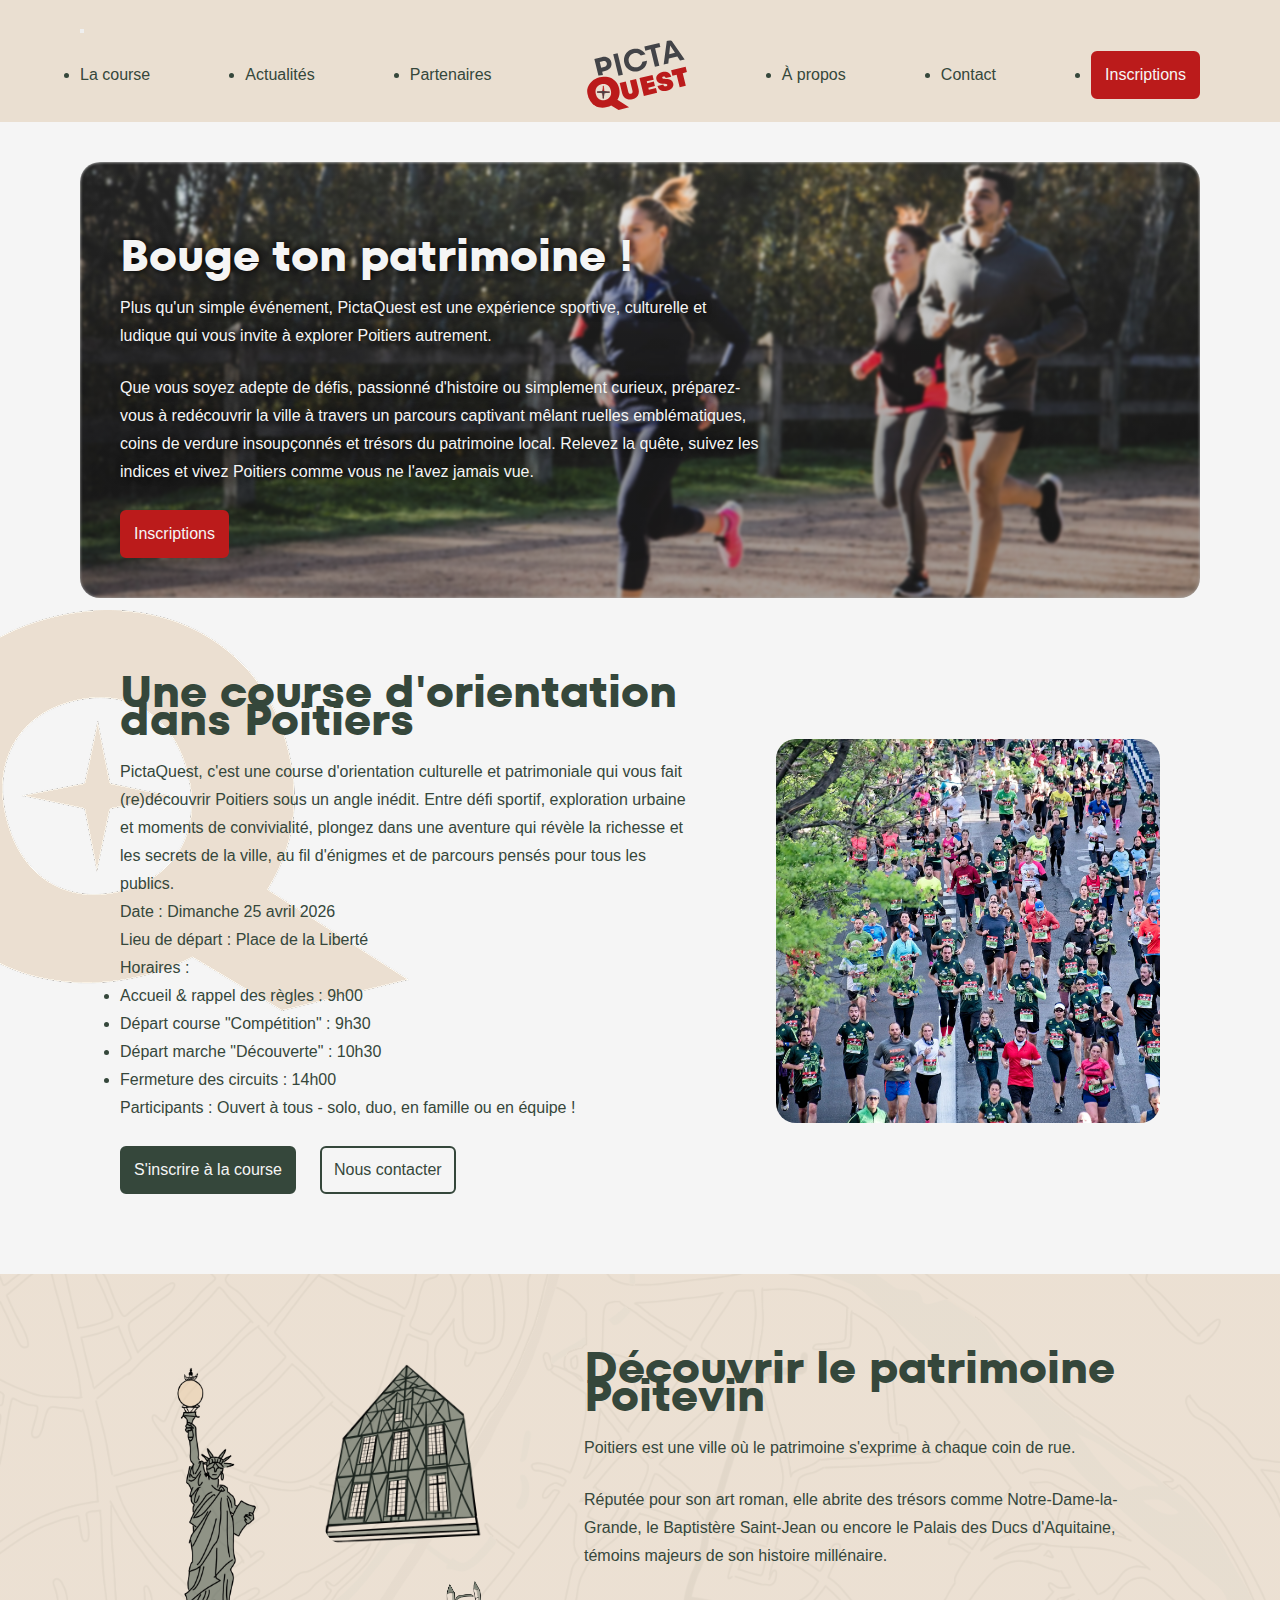
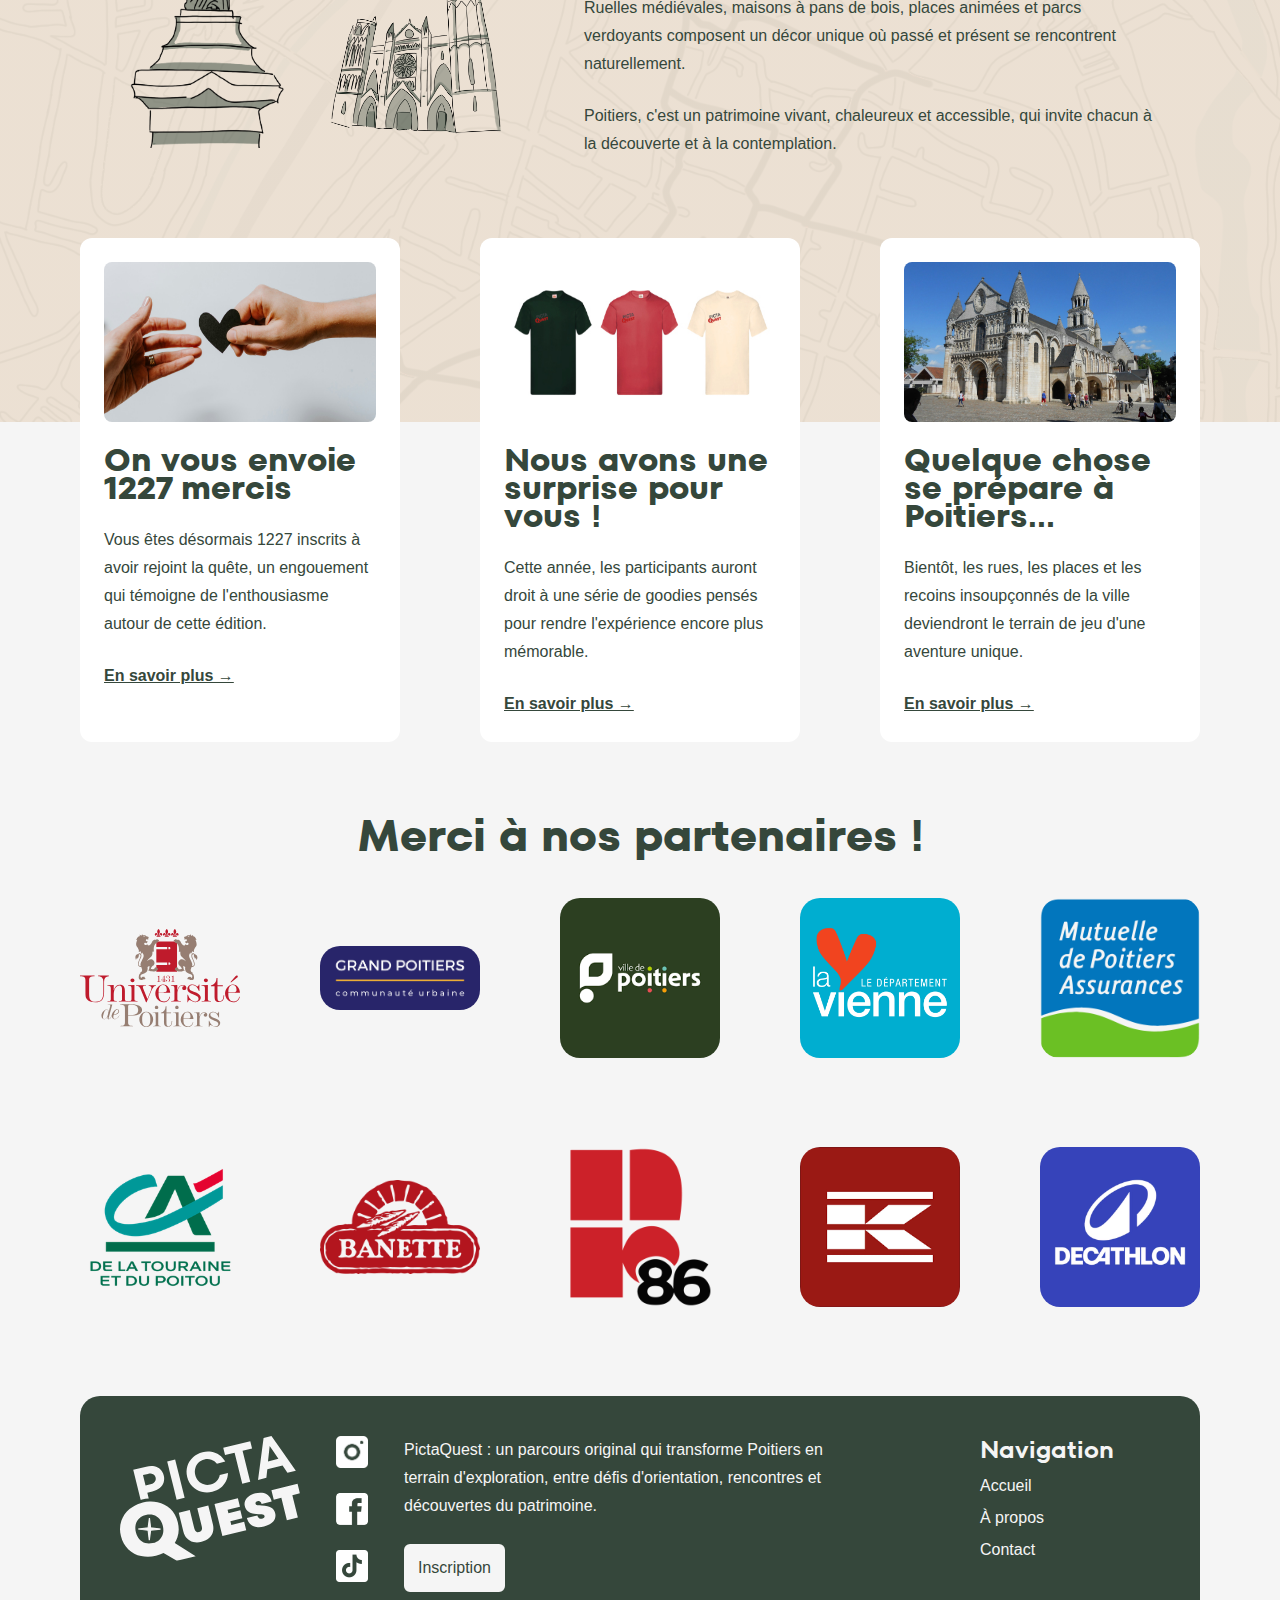
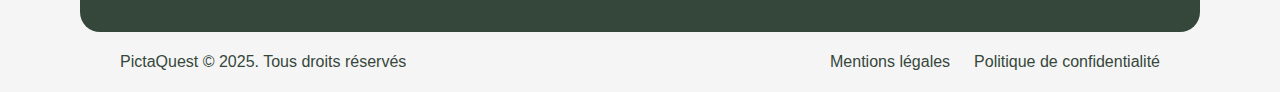
<file: index.html>
<!DOCTYPE html>
<html lang="fr">

<head>
    <meta charset="UTF-8">
    <meta name="viewport" content="width=device-width, initial-scale=1.0">

    <link href="https://cdn.jsdelivr.net/npm/bootstrap@5.3.8/dist/css/bootstrap.min.css" rel="stylesheet"
        integrity="sha384-sRIl4kxILFvY47J16cr9ZwB07vP4J8+LH7qKQnuqkuIAvNWLzeN8tE5YBujZqJLB" crossorigin="anonymous">

    <link rel="stylesheet" href="style.css">
    <link rel="icon" type="image/x-icon" href="assets/Flaticon-pictaquest.png">

    <title>Accueil | PictaQuest | Course d'orientation à Poitiers</title>
    <meta name="description" content="PictaQuest, la course d'orientation à Poitiers qui mêle sport et culture ! " />
    <meta name="robots" content="index, follow" />
</head>

<body>
    <header>
        <nav class="navbar navbar-expand-lg">
            <div class="container-fluid">
                <a class="navbar-brand logo-mobile" href="index.html">
                    <img src="/assets/logo-pictaquest-v2.png" alt="PictaQuest" width="52px" height="auto">
                </a>

                <button class="navbar-toggler" type="button" data-bs-toggle="collapse" data-bs-target="#navbarNav"
                    aria-controls="navbarNav" aria-expanded="false" aria-label="Toggle navigation">
                    <span class="navbar-toggler-icon"></span>
                </button>

                <div class="collapse navbar-collapse" id="navbarNav">
                    <ul class="navbar-nav">
                        <li class="nav-item">
                            <a class="nav-link" href="#course">La course</a>
                        </li>
                        <li class="nav-item">
                            <a class="nav-link" href="#actualites">Actualités</a>
                        </li>
                        <li class="nav-item">
                            <a class="nav-link" href="#partenaires">Partenaires</a>
                        </li>
                        <li class="nav-item logo-desktop">
                            <a class="navbar-brand nav-link" href="index.html">
                                <h1>
                                    <img src="/assets/logo-pictaquest.svg" alt="PictaQuest" width="100px">
                                </h1>
                            </a>
                        </li>
                        <li class="nav-item">
                            <a class="nav-link" href="a-propos.html">À propos</a>
                        </li>
                        <li class="nav-item">
                            <a class="nav-link" href="contact.html">Contact</a>
                        </li>
                        <li class="nav-item">
                            <a href="assets/Inscription-Helloasso-desktop.pdf" class="logo-desktop cta cta-primaire cta-rouge">Inscriptions</a>
                            <a href="assets/Inscription-Helloasso-mobile.pdf" class="logo-mobile cta cta-primaire">Inscriptions</a>
                        </li>
                    </ul>
                </div>
            </div>
        </nav>
    </header>

    <aside class="hero bandeau">
		<figure class="hero-bg">
			<img src="assets/running.jpg" alt="">
		</figure>
        <div>
            <h2>Bouge ton patrimoine&nbsp;!</h2>
            <p>
                Plus qu'un simple événement, PictaQuest est une expérience sportive, culturelle 
                et ludique qui vous invite à explorer Poitiers autrement.
            </p>
            <p>
                Que vous soyez adepte de défis, passionné d'histoire ou simplement curieux, 
                préparez-vous à redécouvrir la ville à travers un parcours captivant mêlant 
                ruelles emblématiques, coins de verdure insoupçonnés et trésors du patrimoine 
                local. Relevez la quête, suivez les indices et vivez Poitiers comme vous ne l'avez 
                jamais vue.
            </p>
            <a href="#" class="cta cta-primaire">Inscriptions</a>
        </div>
    </aside>

    <main>
        <section class="double-column img" id="course">
            <div class="content">
                <h2>
                    Une course d'orientation dans Poitiers
                </h2>
                <div class="paragraphe">
                    <p>
                        PictaQuest, c'est une course d'orientation culturelle et patrimoniale qui 
                        vous fait (re)découvrir Poitiers sous un angle inédit. Entre défi sportif, 
                        exploration urbaine et moments de convivialité, plongez dans une aventure qui 
                        révèle la richesse et les secrets de la ville, au fil d'énigmes et de parcours 
                        pensés pour tous les publics.
                    </p>
                    <p><strong>Date&nbsp;:</strong> Dimanche 25 avril 2026</p>
                    <p><strong>Lieu de départ&nbsp;:</strong> Place de la Liberté</p>
                    <p><strong>Horaires&nbsp;:</strong></p>
                    <ul>
                        <li>Accueil & rappel des règles&nbsp;: 9h00</li>
                        <li>Départ course "Compétition"&nbsp;: 9h30</li>
                        <li>Départ marche "Découverte"&nbsp;: 10h30</li>
                        <li>Fermeture des circuits&nbsp;: 14h00</li>
                    </ul>
                    <p>Participants&nbsp;: Ouvert à tous - solo, duo, en famille ou en équipe&nbsp;!</p>
                </div>

                <nav class="banniere-cta">
                    <a href="assets/Inscription-Helloasso-desktop.pdf" class="cta cta-primaire helloasso-desktop">S'inscrire à la course</a>
                    <a href="assets/Inscription-Helloasso-mobile.pdf" class="cta cta-primaire helloasso-mobile">S'inscrire à la course</a>
                    <a href="contact.html" class="cta cta-second">Nous contacter</a>
                </nav>
            </div>
            <div class="media">
                <img src="assets/course-poitiers.jpg" alt="">
            </div>
            <img src="assets/small-logo-beige.png" alt="">
        </section>

        <section class="bg-contrast double-column inverted pre-encart bg-carte">
            <div class="triple-image">
                <img src="assets/statue-de-la-liberte.PNG" alt="">
                <img src="assets/hotel-claveurier.PNG" alt="">
                <img src="assets/cathedrale.PNG" alt="">
            </div>
            <div class="content">
                <h2>Découvrir le patrimoine Poitevin</h2>
                <p>
                    Poitiers est une ville où le patrimoine s'exprime à chaque coin de rue.
                </p>
                <p>
                    Réputée pour son art roman, elle abrite des trésors comme Notre-Dame-la-Grande, le Baptistère
                    Saint-Jean ou encore le Palais des Ducs d'Aquitaine, témoins majeurs de son histoire millénaire.
                </p>
                <p>
                    Ruelles médiévales, maisons à pans de bois, places animées et parcs verdoyants composent un décor
                    unique où passé et présent se rencontrent naturellement.
                </p>
                <p>
                    Poitiers, c'est un patrimoine vivant, chaleureux et accessible, qui invite chacun à la découverte et
                    à la contemplation.
                </p>
            </div>
        </section>

        <section class="encarts" id="actualites">
            <ul>
                <li>
                    <a href="">
                        <img src="assets/merci.jpg" alt="">
                        <p>On vous envoie 1227 mercis</p>
                        <p>Vous êtes désormais 1227 inscrits à avoir rejoint la quête, un engouement qui témoigne de
                            l'enthousiasme autour de cette édition.</p>
                        <p>En savoir plus →</p>
                    </a>
                </li>
                <li>
                    <a href="">
                        <img src="assets/goodies.jpg" alt="">
                        <p>Nous avons une surprise pour vous&nbsp;!</p>
                        <p>Cette année, les participants auront droit à une série de goodies pensés pour rendre
                            l'expérience encore plus mémorable. </p>
                        <p>En savoir plus →</p>
                    </a>
                </li>
                <li>
                    <a href="">
                        <img src="assets/notre-dame.jpg" alt="">
                        <p>Quelque chose se prépare à Poitiers…</p>
                        <p>Bientôt, les rues, les places et les recoins insoupçonnés de la ville deviendront 
                            le terrain de jeu d'une aventure unique.</p>
                        <p>En savoir plus →</p>
                    </a>
                </li>
            </ul>
        </section>
        <section class="one-column" id="partenaires">
            <h2>Merci à nos partenaires&nbsp;!</h2>
            <div class="partenaires">
                <a href="https://www.univ-poitiers.fr/">
                    <img src="assets/partenaires/Logo-universite-poitiers.svg" alt="Université de Poitiers">
                </a>
                <a href="https://www.grandpoitiers.fr/">
                    <img src="assets/partenaires/logo_Grand-Poitiers-cu.jpg" alt="Grand Poitiers Communauté Urbaine">
                </a>
                <a href="https://www.poitiers.fr/">
                    <img src="assets/partenaires/logo-ville-poitiers.png" alt="Ville de Poitiers">
                </a>
                <a href="https://www.lavienne86.fr/">
                    <img src="assets/partenaires/Logo_Département_Vienne.png" alt="Département de la Vienne">
                </a>
                <a href="https://www.assurance-mutuelle-poitiers.fr/">
                    <img src="assets/partenaires/logo-mutuelle-de-poitiers.png" alt="Mutuelle de Poitiers Assurances">
                </a>
                <a href="https://www.credit-agricole.fr/ca-tourainepoitou/particulier.html">
                    <img src="assets/partenaires/logo-credit-agricole.webp" alt="Crédit agricole de la Touraine et du Poitou">
                </a>
                <a href="https://www.banette.fr/">
                    <img src="assets/partenaires/logo-boulangerie-banette.png" alt="Boulangerie Banette">
                </a>
                <a href="https://www.lanouvellerepublique.fr/vienne">
                    <img src="assets/partenaires/logo-la-nouvelle-republique-86.png" alt="">
                </a>
                <a href="https://www.kramp.com/shop-fr/fr">
                    <img src="assets/partenaires/logo-kramp.png" alt="Kramp">
                </a>
                <a href="https://www.decathlon.fr/">
                    <img src="assets/partenaires/logo-decathlon.avif" alt="Decathlon">
                </a>
            </div>
        </section>
    </main>

    <footer>
        <div class="bandeau bg-d4rk">
            <img src="assets/Flaticon-pictaquest-blanc.svg" alt="PictaQuest">
            <nav>
                <a href="">
                    <img src="assets/logo-instagram.png" alt="Instagram">
                </a>
                <a href="">
                    <img src="assets/logo-facebook.png" alt="Facebook">
                </a>
                <a href="">
                    <img src="assets/logo-tiktok.png" alt="Tiktok">
                </a>
            </nav>
            <div>
                <p>PictaQuest : un parcours original qui transforme 
                    Poitiers en terrain d'exploration, entre défis d'orientation, rencontres et découvertes du patrimoine. </p>
                <a href="assets/Inscription-Helloasso-desktop.pdf" class="cta cta-primaire helloasso-desktop">Inscription</a>
                <a href="assets/Inscription-Helloasso-desktop.pdf" class="cta cta-primaire helloasso-mobile">S'inscrire à la course</a>
            </div>
            <nav>
                <h2>Navigation</h2>
                <ul>
                    <li><a href="index.html">Accueil</a></li>
                    <li><a href="a-propos.html">À propos</a></li>
                    <li><a href="contact.html">Contact</a></li>
                </ul>
            </nav>
        </div>
        <div>
            <p>PictaQuest © 2025. Tous droits réservés</p>
            <nav>
                <a href="#">Mentions légales</a>
                <a href="#">Politique de confidentialité</a>
            </nav>
        </div>
    </footer>

    <script src="https://cdn.jsdelivr.net/npm/bootstrap@5.3.8/dist/js/bootstrap.bundle.min.js"
        integrity="sha384-FKyoEForCGlyvwx9Hj09JcYn3nv7wiPVlz7YYwJrWVcXK/BmnVDxM+D2scQbITxI"
        crossorigin="anonymous"></script>

</body>

</html>
</file>
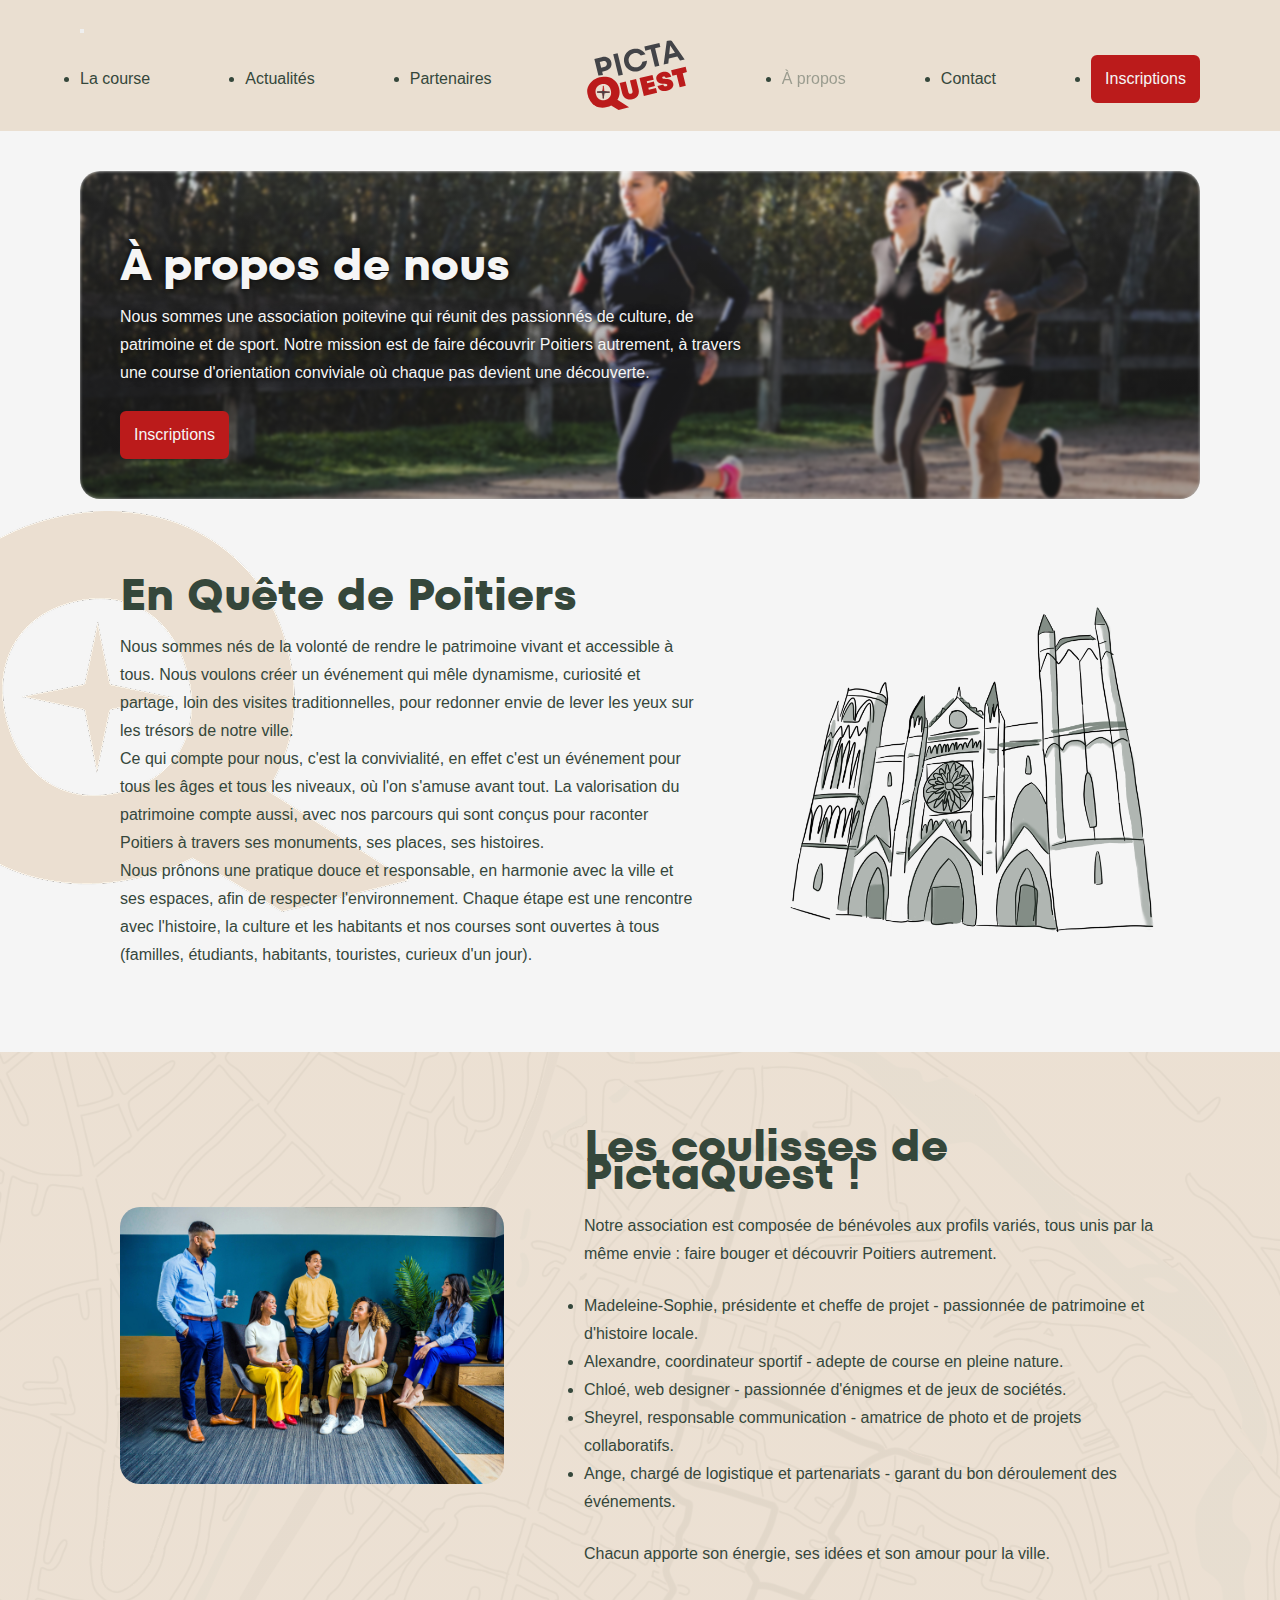
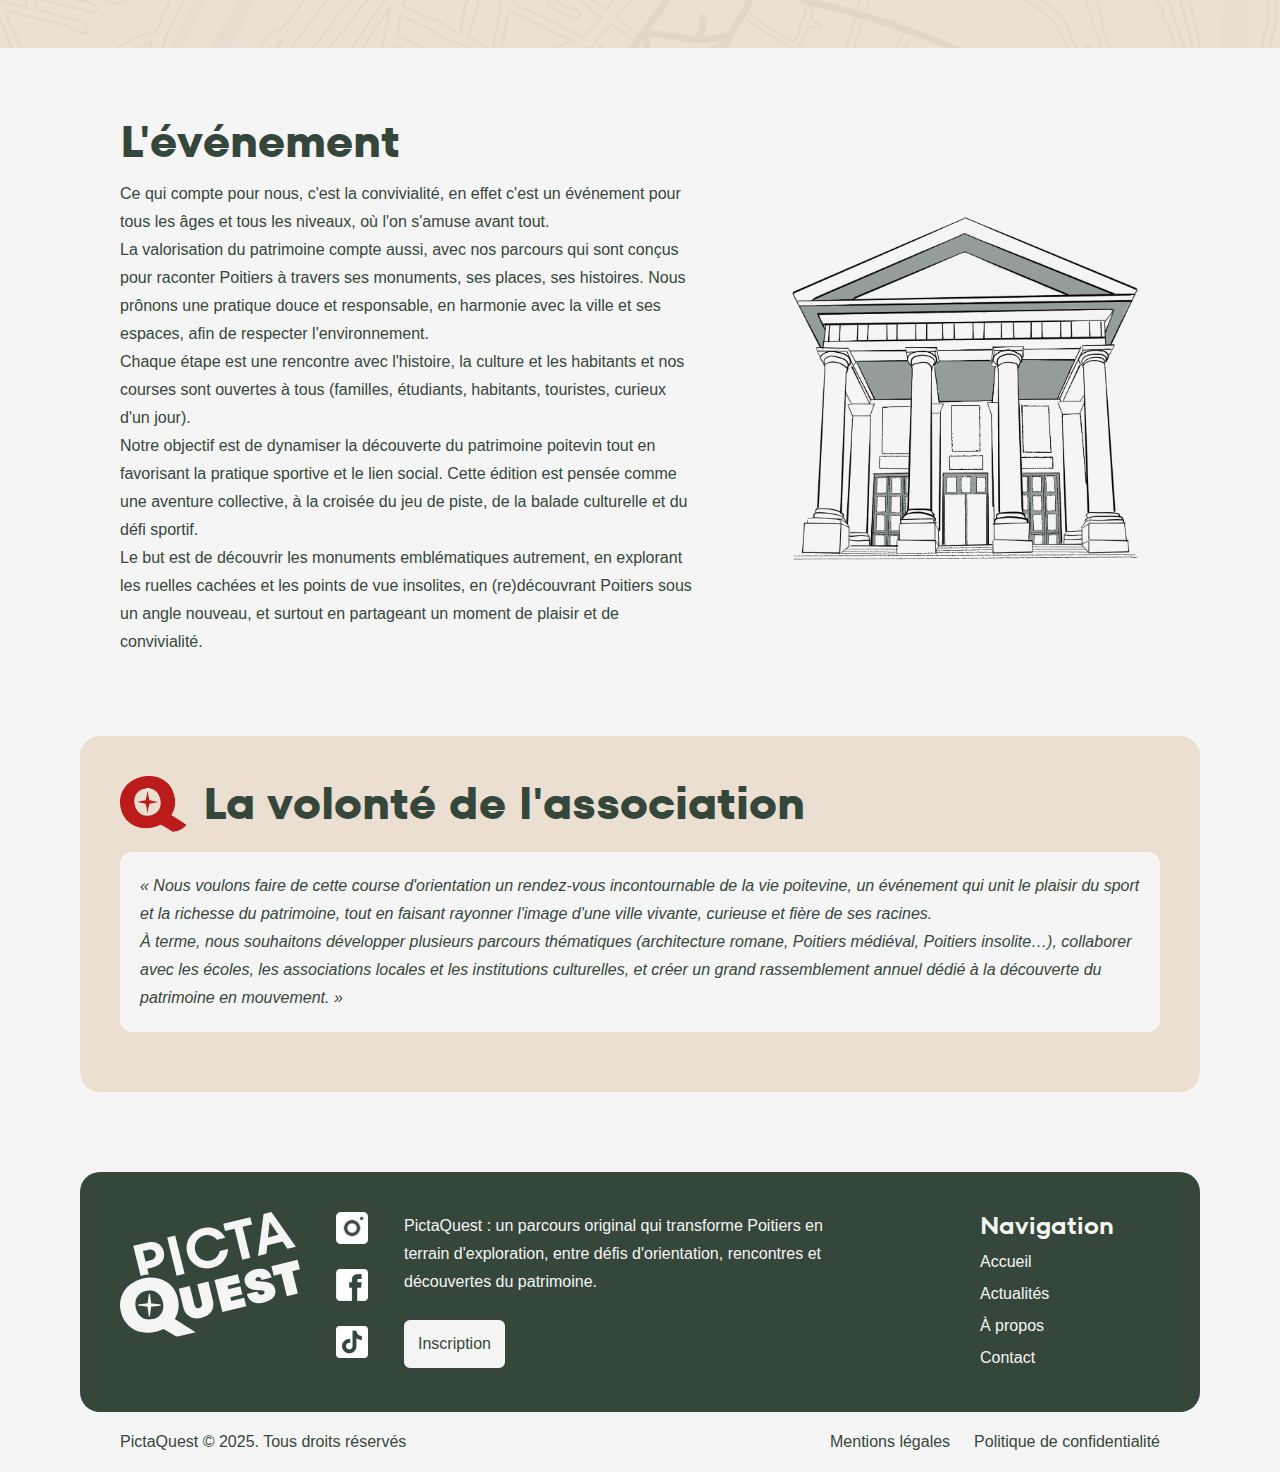
<file: a-propos.html>
<!DOCTYPE html>
<html lang="fr">

<head>
    <meta charset="UTF-8">
    <meta name="viewport" content="width=device-width, initial-scale=1.0">

    <link href="https://cdn.jsdelivr.net/npm/bootstrap@5.3.8/dist/css/bootstrap.min.css" rel="stylesheet"
        integrity="sha384-sRIl4kxILFvY47J16cr9ZwB07vP4J8+LH7qKQnuqkuIAvNWLzeN8tE5YBujZqJLB" crossorigin="anonymous">

    <link rel="stylesheet" href="style.css">
    <link rel="icon" type="image/x-icon" href="assets/Flaticon-pictaquest.png">

    <title>À propos | PictaQuest par En Quête de Poitiers</title>
    <meta name="description" content="En Quête de Poitiers, l'équipe qui se cache derrière PictaQuest" />
    <meta name="robots" content="index, follow" />
</head>

<body>
    <header>
        <nav class="navbar navbar-expand-lg">
            <div class="container-fluid">
                <a class="navbar-brand logo-mobile" href="index.html">
                    <img src="/assets/logo-pictaquest-v2.png" alt="PictaQuest" width="52px" height="auto">
                </a>

                <button class="navbar-toggler" type="button" data-bs-toggle="collapse" data-bs-target="#navbarNav"
                    aria-controls="navbarNav" aria-expanded="false" aria-label="Toggle navigation">
                    <span class="navbar-toggler-icon"></span>
                </button>

                <div class="collapse navbar-collapse" id="navbarNav">
                    <ul class="navbar-nav">
                        <li class="nav-item">
                            <a class="nav-link" href="index.html#course">La course</a>
                        </li>
                        <li class="nav-item">
                            <a class="nav-link" href="index.html#actualites">Actualités</a>
                        </li>
                        <li class="nav-item">
                            <a class="nav-link" href="index.html#partenaires">Partenaires</a>
                        </li>
                        <li class="nav-item logo-desktop">
                            <a class="navbar-brand nav-link" href="index.html">
                                <img src="/assets/logo-pictaquest.svg" alt="PictaQuest" width="100px">
                            </a>
                        </li>
                        <li class="nav-item">
                            <a class="nav-link active" href="a-propos.html">À propos</a>
                        </li>
                        <li class="nav-item">
                            <a class="nav-link" href="contact.html">Contact</a>
                        </li>
                        <li class="nav-item">
                            <a href="assets/Inscription-Helloasso-desktop.pdf" class="logo-desktop cta cta-primaire cta-rouge">Inscriptions</a>
                            <a href="assets/Inscription-Helloasso-mobile.pdf" class="logo-mobile cta cta-primaire">Inscriptions</a>
                        </li>
                    </ul>
                </div>
            </div>
        </nav>
    </header>

    <aside class="hero bandeau">
		<figure class="hero-bg">
			<img src="assets/running.jpg" alt="">
		</figure>
        <div>
            <h1>À propos de nous</h1>
            <p>
                Nous sommes une association poitevine qui réunit des passionnés de culture, de 
                patrimoine et de sport. Notre mission est de faire découvrir Poitiers autrement, 
                à travers une course d'orientation conviviale où chaque pas devient une découverte.
            </p>
            <a href="#" class="cta cta-primaire">Inscriptions</a>
        </div>
    </aside>

    <main>
        <section class="double-column img">
            <div class="content">
                <h2>
                    En Quête de Poitiers
                </h2>
                <div class="paragraphe">
                    <p>
                        Nous sommes nés de la volonté de rendre le patrimoine vivant et accessible à 
                        tous. Nous voulons créer un événement qui mêle dynamisme, curiosité et partage, 
                        loin des visites traditionnelles, pour redonner envie de lever les yeux sur les 
                        trésors de notre ville.
                    </p>
                    <p>
                        Ce qui compte pour nous, c'est la convivialité, en effet c'est un événement pour 
                        tous les âges et tous les niveaux, où l'on s'amuse avant tout. La valorisation du 
                        patrimoine compte aussi, avec nos parcours qui sont conçus pour raconter Poitiers 
                        à travers ses monuments, ses places, ses histoires. 
                    </p>
                    <p>
                        Nous prônons une pratique douce et responsable, en harmonie avec la ville et ses 
                        espaces, afin de respecter l'environnement. Chaque étape est une rencontre avec 
                        l'histoire, la culture et les habitants et nos courses sont ouvertes à tous 
                        (familles, étudiants, habitants, touristes, curieux d'un jour). 
                    </p>
                </div>
            </div>
            <div class="media">
                <img src="assets/cathedrale.PNG" alt="">
            </div>
            <img src="assets/small-logo-beige.png" alt="">
        </section>

        <section class="bg-contrast double-column inverted bg-carte">
            <div class="media">
                <img src="assets/equipe-en-quete-de-poitiers.jpg" alt="">
            </div>
            <div class="content">
                <h2>Les coulisses de PictaQuest&nbsp;!</h2>
                <p>
                    Notre association est composée de bénévoles aux profils variés, tous unis par la même envie&nbsp;: 
                    faire bouger et découvrir Poitiers autrement.
                </p>
                <ul>
                    <li>Madeleine-Sophie, présidente et cheffe de projet - passionnée de patrimoine et d'histoire locale.</li>
                    <li>Alexandre, coordinateur sportif - adepte de course en pleine nature.</li>
                    <li>Chloé, web designer - passionnée d'énigmes et de jeux de sociétés.</li>
                    <li>Sheyrel, responsable communication - amatrice de photo et de projets collaboratifs.</li>
                    <li>Ange, chargé de logistique et partenariats - garant du bon déroulement des événements.</li>
                </ul>
                <p>
                    Chacun apporte son énergie, ses idées et son amour pour la ville.
                </p>
            </div>
        </section>

        <section class="double-column">
            <div class="content">
                <h2>
                    L'événement
                </h2>
                <div class="paragraphe">
                    <p>
                        Ce qui compte pour nous, c'est la convivialité, en effet c'est un événement pour 
                        tous les âges et tous les niveaux, où l'on s'amuse avant tout. 
                    </p>
                    <p>
                        La valorisation du patrimoine compte aussi, avec nos parcours qui sont conçus pour 
                        raconter Poitiers à travers ses monuments, ses places, ses histoires. Nous prônons 
                        une pratique douce et responsable, en harmonie avec la ville et ses espaces, 
                        afin de respecter l'environnement. 
                    </p>
                    <p>
                        Chaque étape est une rencontre avec l'histoire, la culture et les habitants et nos 
                        courses sont ouvertes à tous (familles, étudiants, habitants, touristes, curieux 
                        d'un jour). 
                    </p>
                    <p>
                        Notre objectif est de dynamiser la découverte du patrimoine poitevin tout en 
                        favorisant la pratique sportive et le lien social. Cette édition est pensée comme 
                        une aventure collective, à la croisée du jeu de piste, de la balade culturelle et 
                        du défi sportif. 
                    </p>
                    <p>
                        Le but est de découvrir les monuments emblématiques autrement, en explorant les 
                        ruelles cachées et les points de vue insolites, en (re)découvrant Poitiers sous 
                        un angle nouveau, et surtout en partageant un moment de plaisir et de convivialité.
                    </p>
                </div>
            </div>
            <div class="media">
                <img src="assets/palais.PNG" alt="">
            </div>
        </section>

        <aside class="bandeau bg-contrast">
            <div class="img-txt">
                <img src="assets/small-logo-red.png" alt="">
                <h2>La volonté de l'association</h2>
            </div>

            <div class="content-block">
                <cite>
                    «&nbsp;Nous voulons faire de cette course d'orientation un rendez-vous incontournable de la vie 
                    poitevine, un événement qui unit le plaisir du sport et la richesse du patrimoine, tout en 
                    faisant rayonner l'image d'une ville vivante, curieuse et fière de ses racines.
                    </br>
                    À terme, nous souhaitons développer plusieurs parcours thématiques (architecture romane, 
                    Poitiers médiéval, Poitiers insolite…), collaborer avec les écoles, les associations locales 
                    et les institutions culturelles, et créer un grand rassemblement annuel dédié à la découverte 
                    du patrimoine en mouvement.&nbsp;»
                </cite>
            </div>
        </aside>
    </main>

    <footer>
        <div class="bandeau bg-d4rk">
            <img src="assets/Flaticon-pictaquest-blanc.svg" alt="PictaQuest">
            <nav>
                <a href="">
                    <img src="assets/logo-instagram.png" alt="Instagram">
                </a>
                <a href="">
                    <img src="assets/logo-facebook.png" alt="Facebook">
                </a>
                <a href="">
                    <img src="assets/logo-tiktok.png" alt="Tiktok">
                </a>
            </nav>
            <div>
                <p>PictaQuest : un parcours original qui transforme 
                    Poitiers en terrain d'exploration, entre défis d'orientation, rencontres et découvertes du patrimoine. </p>
                <a href="" class="cta cta-primaire">Inscription</a>
            </div>
            <nav>
                <h2>Navigation</h2>
                <ul>
                    <li><a href="index.html">Accueil</a></li>
                    <li><a href="">Actualités</a></li>
                    <li><a href="a-propos.html">À propos</a></li>
                    <li><a href="contact.html">Contact</a></li>
                </ul>
            </nav>
        </div>
        <div>
            <p>PictaQuest © 2025. Tous droits réservés</p>
            <nav>
                <a href="">Mentions légales</a>
                <a href="">Politique de confidentialité</a>
            </nav>
        </div>
    </footer>

    <script src="https://cdn.jsdelivr.net/npm/bootstrap@5.3.8/dist/js/bootstrap.bundle.min.js"
        integrity="sha384-FKyoEForCGlyvwx9Hj09JcYn3nv7wiPVlz7YYwJrWVcXK/BmnVDxM+D2scQbITxI"
        crossorigin="anonymous">
    </script>

</body>

</html>
</file>
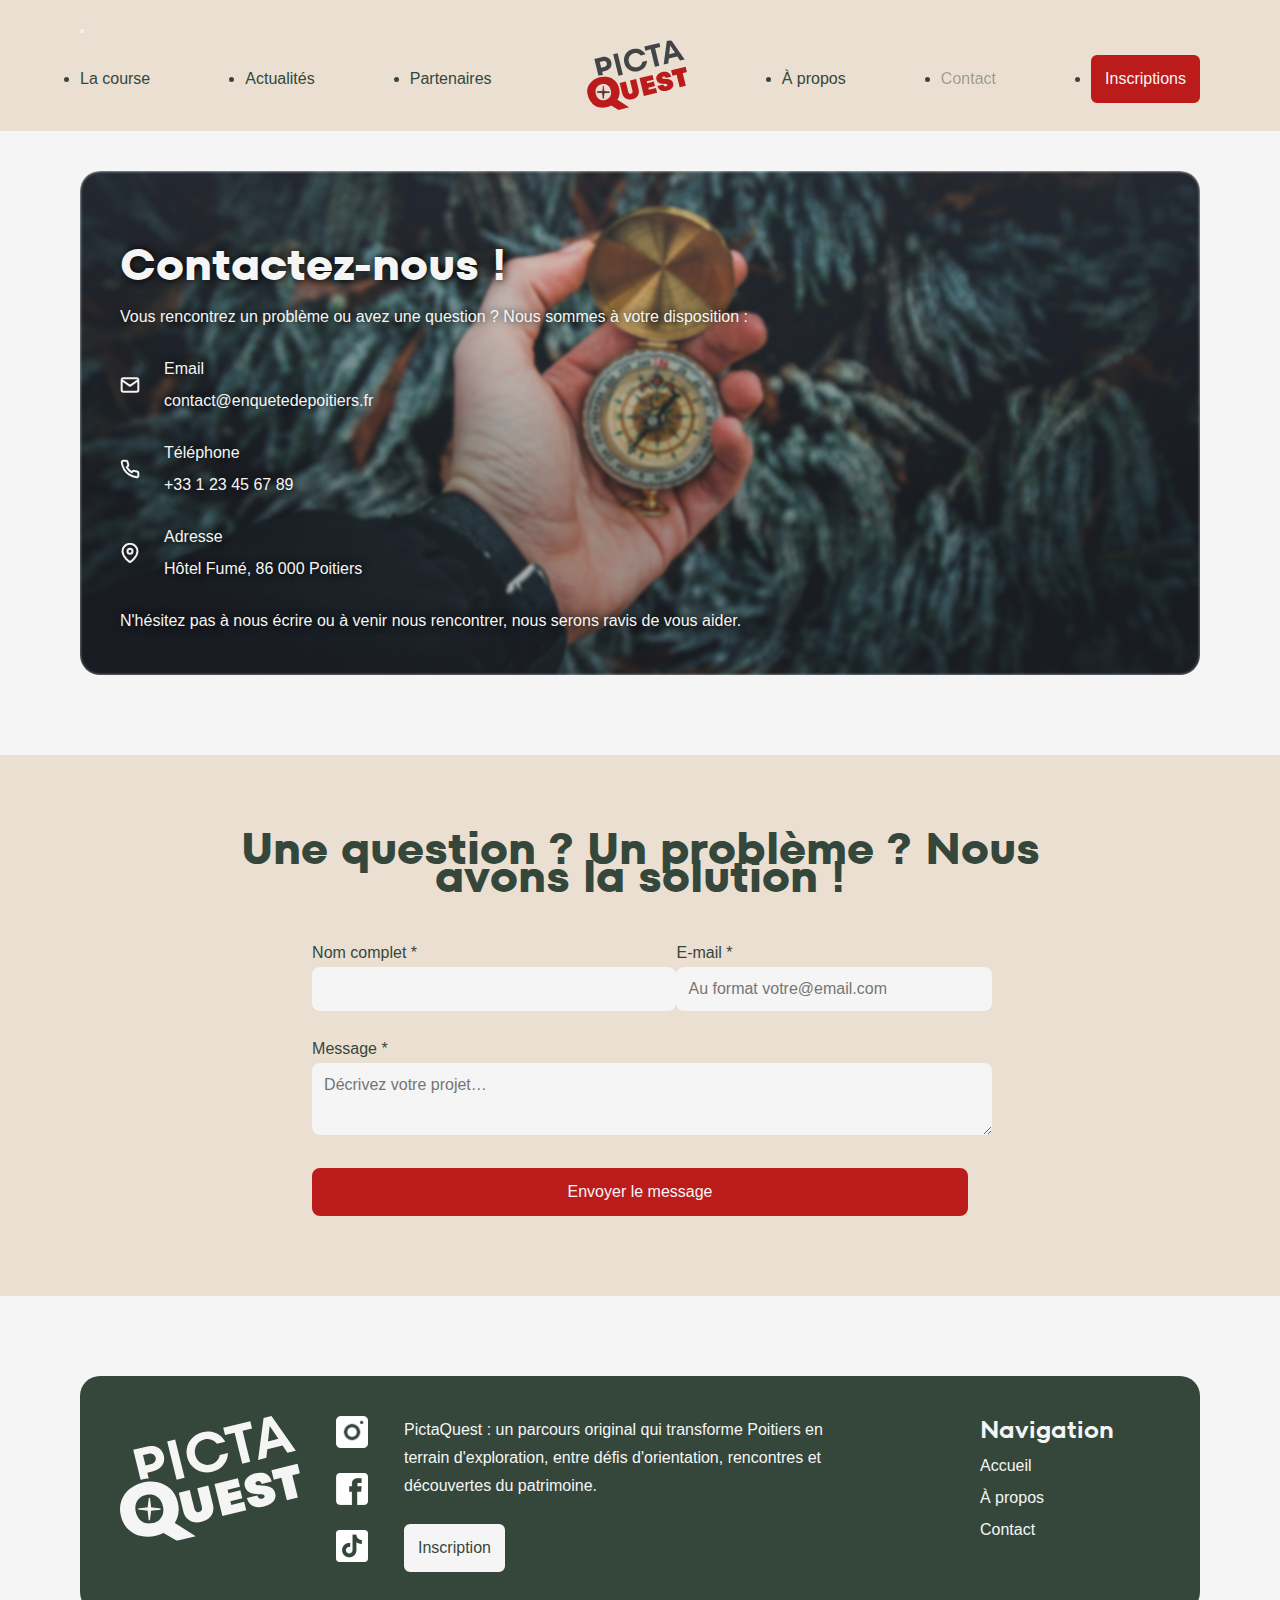
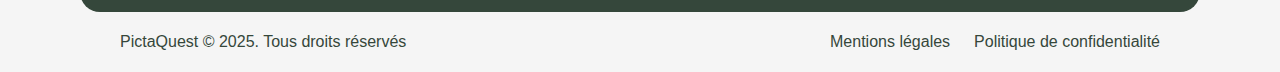
<file: contact.html>
<!DOCTYPE html>
<html lang="fr">

<head>
    <meta charset="UTF-8">
    <meta name="viewport" content="width=device-width, initial-scale=1.0">

    <link href="https://cdn.jsdelivr.net/npm/bootstrap@5.3.8/dist/css/bootstrap.min.css" rel="stylesheet"
        integrity="sha384-sRIl4kxILFvY47J16cr9ZwB07vP4J8+LH7qKQnuqkuIAvNWLzeN8tE5YBujZqJLB" crossorigin="anonymous">

    <link rel="stylesheet" href="style.css">
    <link rel="icon" type="image/x-icon" href="assets/Flaticon-pictaquest.png">

    <title>Contact | PictaQuest | Course d'orientation à Poitiers</title>
    <meta name="description" content="Contactez l'équipe de PictaQuest, la nouvelle course d'orientation à Poitiers" />
    <meta name="robots" content="index, follow" />
</head>

<body>
    <header>
        <nav class="navbar navbar-expand-lg">
            <div class="container-fluid">
                <a class="navbar-brand logo-mobile" href="index.html">
                    <img src="/assets/logo-pictaquest-v2.png" alt="PictaQuest" width="52px" height="auto">
                </a>

                <button class="navbar-toggler" type="button" data-bs-toggle="collapse" data-bs-target="#navbarNav"
                    aria-controls="navbarNav" aria-expanded="false" aria-label="Toggle navigation">
                    <span class="navbar-toggler-icon"></span>
                </button>

                <div class="collapse navbar-collapse" id="navbarNav">
                    <ul class="navbar-nav">
                        <li class="nav-item">
                            <a class="nav-link" href="index.html#course">La course</a>
                        </li>
                        <li class="nav-item">
                            <a class="nav-link" href="index.html#actualites">Actualités</a>
                        </li>
                        <li class="nav-item">
                            <a class="nav-link" href="index.html#partenaires">Partenaires</a>
                        </li>
                        <li class="nav-item logo-desktop">
                            <a class="navbar-brand nav-link" href="index.html">
                                <img src="/assets/logo-pictaquest.svg" alt="PictaQuest" width="100px">
                            </a>
                        </li>
                        <li class="nav-item">
                            <a class="nav-link" href="a-propos.html">À propos</a>
                        </li>
                        <li class="nav-item">
                            <a class="nav-link active" href="contact.html">Contact</a>
                        </li>
                        <li class="nav-item">
                            <a href="assets/Inscription-Helloasso-desktop.pdf" class="logo-desktop cta cta-primaire cta-rouge">Inscriptions</a>
                            <a href="assets/Inscription-Helloasso-mobile.pdf" class="logo-mobile cta cta-primaire">Inscriptions</a>
                        </li>
                    </ul>
                </div>
            </div>
        </nav>
    </header>

    <aside class="hero bandeau">
		<figure class="hero-bg">
			<img src="assets/boussole-bandeau.jpg" alt="">
		</figure>
        <div>
            <h1>Contactez-nous&nbsp;!</h1>
            <p>
                Vous rencontrez un problème ou avez une question&nbsp;? Nous sommes à votre 
                disposition&nbsp;:
            </p>
            <ul class="list-img">
                <li>
                    <img src="assets/icon-email.svg" alt="">
                    <div>
                        <p>Email</p>
                        <p>contact@enquetedepoitiers.fr</p>
                    </div>
                </li>
                <li>
                    <img src="assets/icon-phone.svg" alt="">
                    <div>
                        <p>Téléphone</p>
                        <p>+33 1 23 45 67 89</p>
                    </div>
                </li>
                <li>
                    <img src="assets/icon-adress.svg" alt="">
                    <div>
                        <p>Adresse</p>
                        <p>Hôtel Fumé, 86&nbsp;000 Poitiers</p>
                    </div>
                </li>
            </ul>
            <p>
                N'hésitez pas à nous écrire ou à venir nous rencontrer, nous serons ravis de 
                vous aider.
            </p>
        </div>
    </aside>

    <main>
        <section class="one-column bg-contrast">
            <h2>
                Une question&nbsp;? Un problème&nbsp;? Nous avons la solution&nbsp;!
            </h2>
            <form action="#" method="post">
                <div class="form-top" >
                    <div>
                        <label for="name">Nom complet&nbsp;*</label>
                        <input type="text" id="name" name="user_name"/>
                    </div>
                    <div> 
                        <label for="mail">E-mail&nbsp;*</label>
                        <input type="email" id="mail" name="user_mail" placeholder="Au format votre@email.com" />
                    </div>
                </div>
                <div class="form-bottom" >
                    <label for="msg">Message&nbsp;*</label>
                    <textarea id="msg" name="user_message" placeholder="Décrivez votre projet…"></textarea>
                </div>
                <button type="submit"  class="full">Envoyer le message</button>
            </form>
        </section>
    </main>

    <footer>
        <div class="bandeau bg-d4rk">
            <img src="assets/Flaticon-pictaquest-blanc.svg" alt="PictaQuest">
            <nav>
                <a href="">
                    <img src="assets/logo-instagram.png" alt="Instagram">
                </a>
                <a href="">
                    <img src="assets/logo-facebook.png" alt="Facebook">
                </a>
                <a href="">
                    <img src="assets/logo-tiktok.png" alt="Tiktok">
                </a>
            </nav>
            <div>
                <p>PictaQuest : un parcours original qui transforme 
                    Poitiers en terrain d'exploration, entre défis d'orientation, rencontres et découvertes du patrimoine. </p>
                <a href="assets/Inscription-Helloasso-desktop.pdf" class="cta cta-primaire helloasso-desktop">Inscription</a>
                <a href="assets/Inscription-Helloasso-desktop.pdf" class="cta cta-primaire helloasso-mobile">S'inscrire à la course</a>
            </div>
            <nav>
                <h2>Navigation</h2>
                <ul>
                    <li><a href="index.html">Accueil</a></li>
                    <li><a href="a-propos.html">À propos</a></li>
                    <li><a href="contact.html">Contact</a></li>
                </ul>
            </nav>
        </div>
        <div>
            <p>PictaQuest © 2025. Tous droits réservés</p>
            <nav>
                <a href="#">Mentions légales</a>
                <a href="#">Politique de confidentialité</a>
            </nav>
        </div>
    </footer>

    <script src="https://cdn.jsdelivr.net/npm/bootstrap@5.3.8/dist/js/bootstrap.bundle.min.js"
        integrity="sha384-FKyoEForCGlyvwx9Hj09JcYn3nv7wiPVlz7YYwJrWVcXK/BmnVDxM+D2scQbITxI"
        crossorigin="anonymous">
    </script>

</body>

</html>
</file>
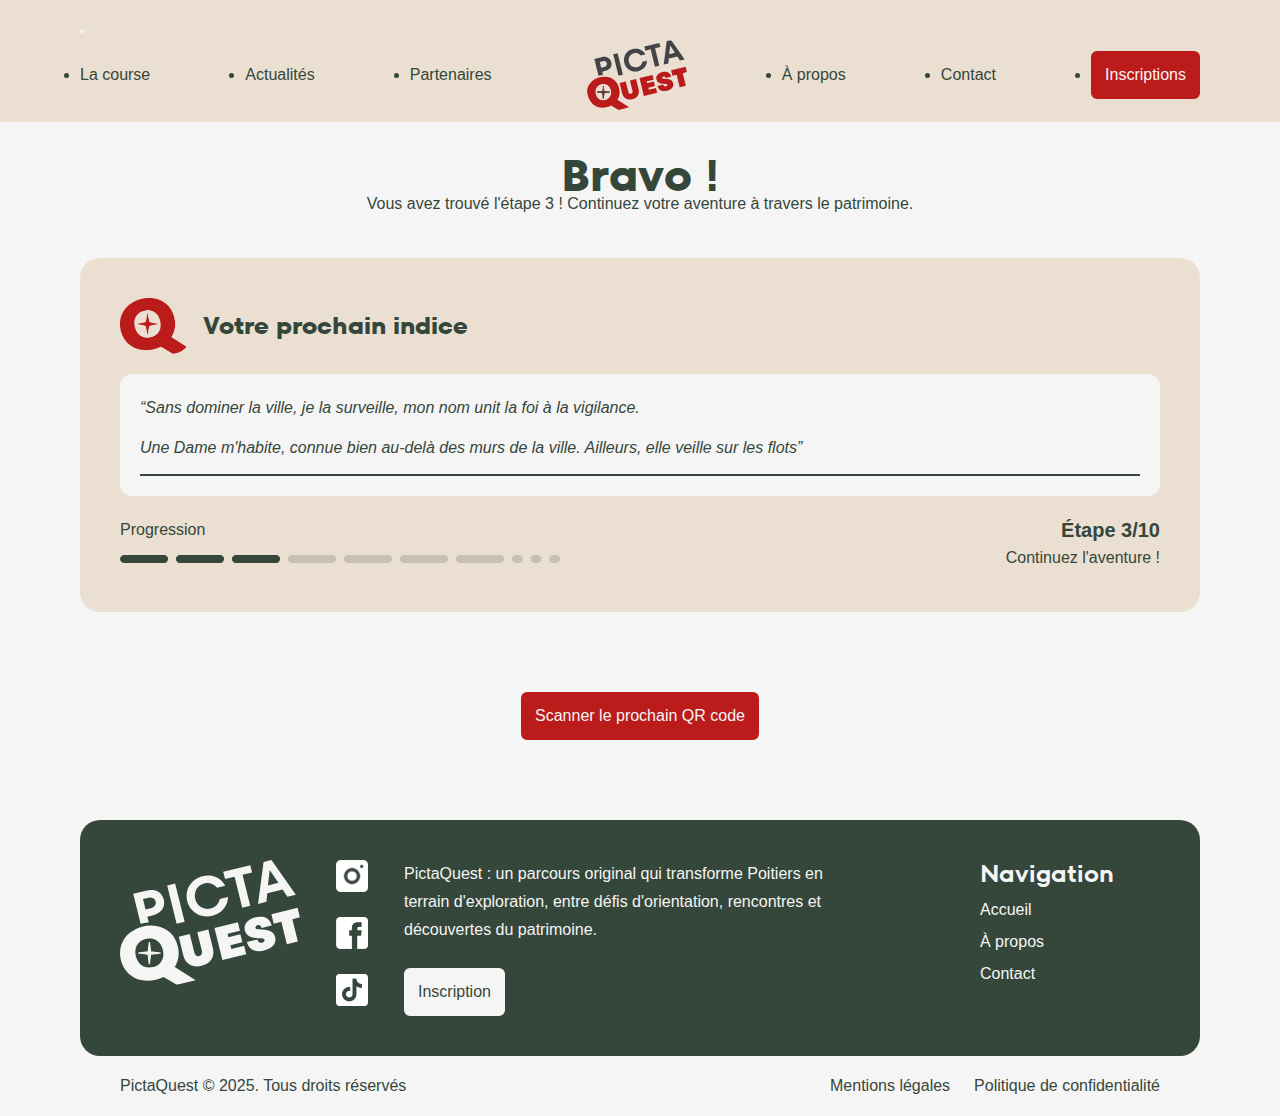
<file: exemple-etape.html>
<!DOCTYPE html>
<html lang="fr">

<head>
    <meta charset="UTF-8">
    <meta name="viewport" content="width=device-width, initial-scale=1.0">

    <link href="https://cdn.jsdelivr.net/npm/bootstrap@5.3.8/dist/css/bootstrap.min.css" rel="stylesheet"
        integrity="sha384-sRIl4kxILFvY47J16cr9ZwB07vP4J8+LH7qKQnuqkuIAvNWLzeN8tE5YBujZqJLB" crossorigin="anonymous">

    <link rel="stylesheet" href="style.css">
    <link rel="icon" type="image/x-icon" href="assets/Flaticon-pictaquest.png">

    <title>Accueil | PictaQuest | Course d'orientation à Poitiers</title>
    <meta name="description" content="PictaQuest, la course d'orientation à Poitiers qui mêle sport et culture ! " />
    <meta name="robots" content="index, follow" />
</head>

<body onload="myFunction()">
    <header>
        <nav class="navbar navbar-expand-lg">
            <div class="container-fluid">
                <a class="navbar-brand logo-mobile" href="index.html">
                    <img src="/assets/logo-pictaquest-v2.png" alt="PictaQuest" width="52px" height="auto">
                </a>

                <button class="navbar-toggler" type="button" data-bs-toggle="collapse" data-bs-target="#navbarNav"
                    aria-controls="navbarNav" aria-expanded="false" aria-label="Toggle navigation">
                    <span class="navbar-toggler-icon"></span>
                </button>

                <div class="collapse navbar-collapse" id="navbarNav">
                    <ul class="navbar-nav">
                        <li class="nav-item">
                            <a class="nav-link" href="index.html#course">La course</a>
                        </li>
                        <li class="nav-item">
                            <a class="nav-link" href="index.html#actualites">Actualités</a>
                        </li>
                        <li class="nav-item">
                            <a class="nav-link" href="index.html#partenaires">Partenaires</a>
                        </li>
                        <li class="nav-item logo-desktop">
                            <a class="navbar-brand nav-link" href="index.html">
                                <h1>
                                    <img src="/assets/logo-pictaquest.svg" alt="PictaQuest" width="100px">
                                </h1>
                            </a>
                        </li>
                        <li class="nav-item">
                            <a class="nav-link" href="a-propos.html">À propos</a>
                        </li>
                        <li class="nav-item">
                            <a class="nav-link" href="contact.html">Contact</a>
                        </li>
                        <li class="nav-item">
                            <a href="assets/Inscription-Helloasso-desktop.pdf" class="logo-desktop cta cta-primaire cta-rouge">Inscriptions</a>
                            <a href="assets/Inscription-Helloasso-mobile.pdf" class="logo-mobile cta cta-primaire">Inscriptions</a>
                        </li>
                    </ul>
                </div>
            </div>
        </nav>
    </header>

    <main class="etape">
        <section class="bandeau">
            <h1>Bravo !</h1>
            <p>Vous avez trouvé l'étape 3&nbsp;! Continuez votre aventure à travers le patrimoine.</p>
        </section>

        <section class="bandeau bg-contrast">
            <div class="img-txt">
                <img src="assets/small-logo-red.png" alt="">
                <h2>Votre prochain indice</h2>
            </div>
            <div class="content-block">
                <p>
                    “Sans dominer la ville, je la surveille, mon nom unit la foi à la vigilance.
                </p>
                <p>
                    Une Dame m'habite, connue bien au-delà des murs de la ville. Ailleurs, elle veille sur les flots”
                </p>
            </div>
            <div>
                <div>
                    <p>Progression</p>
                    <img src="assets/courbe-progression-etape3.png" alt="Étape 3 sur dix">
                </div>
                <div>
                    <p>Étape 3/10</p>
                    <p>Continuez l'aventure&nbsp;!</p>
                </div>
            </div>
        </section>
        <section>
            <a href="#" class="cta cta-primaire cta-rouge">Scanner le prochain QR code</a>
        </section>
    </main>

    <footer>
        <div class="bandeau bg-d4rk">
            <img src="assets/Flaticon-pictaquest-blanc.svg" alt="PictaQuest">
            <nav>
                <a href="">
                    <img src="assets/logo-instagram.png" alt="Instagram">
                </a>
                <a href="">
                    <img src="assets/logo-facebook.png" alt="Facebook">
                </a>
                <a href="">
                    <img src="assets/logo-tiktok.png" alt="Tiktok">
                </a>
            </nav>
            <div>
                <p>PictaQuest : un parcours original qui transforme 
                    Poitiers en terrain d'exploration, entre défis d'orientation, rencontres et découvertes du patrimoine. </p>
                <a href="assets/Inscription-Helloasso-desktop.pdf" class="cta cta-primaire helloasso-desktop">Inscription</a>
                <a href="assets/Inscription-Helloasso-desktop.pdf" class="cta cta-primaire helloasso-mobile">S'inscrire à la course</a>
            </div>
            <nav>
                <h2>Navigation</h2>
                <ul>
                    <li><a href="index.html">Accueil</a></li>
                    <li><a href="a-propos.html">À propos</a></li>
                    <li><a href="contact.html">Contact</a></li>
                </ul>
            </nav>
        </div>
        <div>
            <p>PictaQuest © 2025. Tous droits réservés</p>
            <nav>
                <a href="#">Mentions légales</a>
                <a href="#">Politique de confidentialité</a>
            </nav>
        </div>
    </footer>

    <script src="https://cdn.jsdelivr.net/npm/bootstrap@5.3.8/dist/js/bootstrap.bundle.min.js"
        integrity="sha384-FKyoEForCGlyvwx9Hj09JcYn3nv7wiPVlz7YYwJrWVcXK/BmnVDxM+D2scQbITxI"
        crossorigin="anonymous"></script>

        

    <!-- On stimule la vérification des équipes comme si on vérifiait qu'ils suivent bien l'ordre des bâtiments,
    dans la réalité ce ne serait pas comme ça -->
    <script>
        function myFunction() {
            let person = prompt("Quel est votre groupe ?");
            let text;
            if (person == "G3") {
                alert("Bravo groupe " + person + ", vous avez trouvé l'étape !");
            } else {
                alert("Ce groupe n'existe pas, désolés !");
                myFunction()
            }
        }
    </script>
</body>

</html>
</file>
<file: style.css>
:root {
    --blanc: #F5F5F5;
    --beige: #EADFD1;
    --rouge: #BB1B1B;
    --vert: #35473B;
    --noir: #25282F;
}

@font-face {
    font-family: 'TT Fors Variable';
    font-style: normal;
    src: url('/assets/fonts/TT\ Fors\ Trial\ Variable.ttf') format(truetype);
}

* {
    margin: 0;
    padding: 0;
    scroll-behavior: smooth;

    font-family: 'Inter', Arial, Helvetica, sans-serif;
    font-size: 16px;
    font-weight: 400;
    line-height: 28px;
    letter-spacing: 0;
    text-align: left;
    color: var(--vert);
}

body{
    background-color: var(--blanc);
}

h1, h2{
    font-family: 'TT Fors Variable', Arial, Helvetica, sans-serif;
    font-weight: 700;
    font-size: 44px;
    margin: 0;
    padding: 0;

    @media only screen and (max-width: 990px){
        font-size: 36px;
    }
}

h3{
    font-family: 'TT Fors Variable', Arial, Helvetica, sans-serif;
    font-weight: 700;
    font-size: 24px;
    margin: 0 0 24px;
    padding: 0;
}

p{
    margin: 0;
    padding: 0;
}

a{   
    text-decoration: none;
}

img{
    border-radius: 20px;
}

.cta{
    padding: 8px 12px;
    text-decoration: none;
    border-radius: 0.375rem;
    max-width: fit-content;

    &.cta-primaire{
        background-color: var(--vert);
        color: var(--blanc);
        border: 2px solid var(--vert);

        &:hover{
            background-color: transparent;
            color: var(--vert);
            border: 2px solid var(--vert);
        }
    }

    &.cta-primaire.cta-rouge{
        background-color: var(--rouge);
        color: var(--blanc);
        border: 2px solid var(--rouge);
        padding: 8px 12px;

        &:hover{
            background-color: transparent;
            color: var(--rouge);
            border: 2px solid var(--rouge);
        }
    }

    &.cta-second{
        background-color: transparent;
        color: var(--vert);
        border: 2px solid var(--vert);

        &:hover{
            background-color: var(--vert);
            color: var(--blanc);
            border: 2px solid var(--vert);
        }
    }
}

.banniere-cta{
    display: flex;
    flex-direction: row;
    flex-wrap: wrap;
    gap: 24px;
}

.bg-contrast{
    background-color: var(--beige);
    padding: 80px 0;

    @media only screen and (max-width: 990px){
        padding: 40px 0;
    }
}

.bg-d4rk{
    background-color: #35473B;

    .cta.cta-primaire{
        background-color: var(--blanc);
        color: var(--vert);
        border: 2px solid var(--blanc);

        &:hover{
            background-color: transparent;
            color: var(--blanc);
            border: 2px solid var(--blanc);
        }
    }
}

.helloasso-desktop{
    display: block;

    @media only screen and (max-width: 990px){
        display: none;
    }
}

.helloasso-mobile{
    display: none;

    @media only screen and (max-width: 990px){
        display: block;
    }
}







/*HEADER*/
.logo-desktop{
    display: block;
    padding: 0;
    margin:0;
}

.logo-mobile{
    display: none;
}

.navbar {
    background-color: var(--beige);
    padding: 12px 80px;
}

.navbar-expand-lg .navbar-nav {
    display: flex;
    justify-content: space-between;
    width: -webkit-fill-available;
    align-items: center;
}

.nav-link{
    font-weight: 500;
    
    &:hover{
        color: var(--rouge);
        text-decoration: underline;
    }

    &.active{
        opacity: 44%;
    }
}

/* Ancien code -> btn bootstrap
    .btn-danger{
    background-color: var(--vert);
    color: var(--blanc);
    border: 2px solid var(--vert);

    &:hover{
        background-color: transparent;
        color: var(--vert);
        border: 2px solid var(--vert);
    }
} */

/*RESPONSIVE*/
@media only screen and (max-width: 990px) {
    .logo-desktop{
        display: none;
    }

    .logo-mobile{
        display: block;
    }

    .navbar {
        padding: 12px 8%;
    }
}




/*MAIN*/
.bandeau{
    margin: 0 80px;
    border-radius: 20px;
    padding: 40px;

    @media only screen and (max-width: 990px){
        margin: 0 8%;
        padding: 48px 24px 24px;
    }
}

.bandeau.hero{
    margin-top: 40px;
    padding: 80px 40px 40px;
    position: relative;
    background: linear-gradient(180deg, rgba(0, 0, 0, 0) 0.26%, rgba(0, 0, 0, 0.3) 63.68%);

    /*CF TP Videostar*/
    .hero-bg {
        position: absolute;
        z-index: -5;

        top: 0;
        right: 0;
        bottom: 0;
        left: 0;

        margin: 0;
        padding: 0;

        object-fit: cover;

        border-radius: 20px;
        overflow: hidden;

        img{
            width: 100%;
            height: 100%;
            object-fit: cover;

            filter: blur(1.5px);

            vertical-align: middle;
        }
    }

    > div{
        max-width: 640px;

        display: flex;
        flex-direction: column;
        gap: 24px;

        .cta.cta-primaire{
            background-color: var(--rouge);
            border: 2px solid var(--rouge);

            &:hover{
                background-color: transparent;
                color: var(--blanc);
                border: 2px solid var(--rouge);
            }
        }

        h2, p, h1{
            color: var(--blanc);
            text-shadow: black 1px 0 8px;
        }
    }

    @media only screen and (max-width: 990px){
        padding: 48px 24px 24px;
    }
}

.content-block{
    background-color: var(--blanc);

    padding: 20px;
    margin: 20px 0;
    border-radius: 12px;

    p{
        font-style: italic;
        padding-bottom: 12px;

        &&:last-of-type{
            border-bottom: 2px solid var(--vert);
        }
        
    }
}

main section{
    margin: 80px 0;
    padding: 0 80px;

    @media only screen and (max-width: 990px){
        margin: 40px 0;
        padding: 0 8%;
    }
}

.one-column{
    display: flex;
    flex-direction: column;
    justify-content: center;

    h2{
        text-align: center;
        margin: 0 auto 48px;
        max-width: 800px;
    }

    .subtext{
        text-align: center;
        max-width: 800px;
        margin: auto;
        margin: 0 auto 48px;
    }
}

.double-column{
    display: grid;
    grid-template-columns: 3fr 2fr;
    gap: 80px;
    
    padding-right: 120px;
    padding-left: 120px;

    align-items: center;

    &.inverted{
        grid-template-columns: 2fr 3fr;
    }

    &.even{
        grid-template-columns: 1fr 1fr;
        align-items: start;
    }

    .content{
        display: flex;
        flex-direction: column;
        gap: 24px;
    }

    .media{
        img{
            width: 100%;
        }
    }

    /*RESPONSIVE*/
    @media only screen and (max-width: 990px){
        display: flex;
        flex-direction: column;

        padding-right: 12%;
        padding-left: 12%;

        gap: 40px;

        &.inverted{
            flex-direction: column-reverse; 
        }
    }
}

.triple-image{
    display: grid;
    grid-template-columns: 1fr 1fr;
    grid-template-rows: 1fr 1fr;
    grid-template-areas:	"first     second"
                            "first     third";
    gap:24px;
    width:-webkit-fill-available;
    height: fit-content;

    img{
        width: 100%;
    }

    img:first-of-type{
        grid-area: first;
        height: 100%;
    }

    img:nth-of-type(2){
        grid-area: second;
    }

    img:last-of-type{
        grid-area: third;
    }
}

main section.img{
    position:relative;

    >img{
        position: absolute;
        left: -100px;
        top: -68px;
        z-index: -10;
        width: auto;

        /*RESPONSIVE*/
        @media only screen and (max-width: 990px){
            max-width: 100%;
        }
    }
}

.bg-carte{
    background: linear-gradient(180deg, rgba(235, 223, 209, 0.95) 0.26%, rgba(235, 223, 209, 0.95) 63.68%), url(assets/Carte.PNG) top center / cover no-repeat;
}

.pre-encart{
    padding-bottom: 264px;
}

.encarts{
    position: relative;
    margin: -264px 0 0;

    ul {
        display: grid;
        grid-template-columns: 1fr 1fr 1fr;
        gap: 80px;

        margin: 0;
        padding: 0;

        list-style: none;

        li{
            background-color: white;
            border-radius: 12px;

            a{
                display: flex;
                flex-direction: column;
                gap: 24px;
                padding: 24px;

                p:first-of-type{
                    font-size: 32px;
                    font-weight: 700;
                    font-family: 'TT Fors Variable', Arial, Helvetica, sans-serif;

                    /*RESPONSIVE*/
                    @media only screen and (max-width: 990px){
                        font-size: 24px;
                    }
                }

                p:last-of-type{
                    font-weight: 600;
                    text-decoration: underline;

                    &:hover{
                        margin-left: 10px;
                    }
                }

                img{
                    width: 100%;
                    height: 160px;
                    border-radius: 8px;
                }
            }
        }

        /*RESPONSIVE*/
        @media only screen and (max-width: 990px){
            display: flex;
            flex-direction: column;
            gap: 40px;
        }
    }
}

.partenaires{
    display: grid;
    grid-template-columns: 1fr 1fr 1fr 1fr 1fr;
    gap: 80px;
    align-items: center;

    img{
        width: 100%;
    }
    
    @media only screen and (max-width: 990px){
        grid-template-columns: 1fr 1fr;
    }
}

ul.list-img{
    display: flex;
    flex-direction: column;
    position: relative;
    gap: 24px;

    padding: 0;
    margin: 0;

    list-style: none;

    li{
        display: flex;
        gap: 24px;

        div{
            position: relative;
            display: flex;
            flex-direction: column;
            gap: 4px;
        }
    }
}

.img-txt{
    display: flex;
    flex-direction: row;
    gap: 12px;
    align-items: center;

    img{
        max-height: 56px;
        width: auto;
    }

    /*RESPONSIVE*/
    @media only screen and (max-width: 990px){
        h2{
            font-size: 24px;
        }
        
    }
}

form{
    max-width: 800px;
    margin: auto;

    label{
        margin-bottom: 8px;
    }

    input, textarea{
        width: 100%;
        margin-bottom: 24px;

        background-color: var(--blanc);
        border: none;
        border-radius: 8px;
        padding: 8px 12px;
    }

    .form-top{
        display: flex;
        gap: 24px;

        /*RESPONSIVE*/
        @media only screen and (max-width: 990px){
            flex-direction: column;
            gap: 0;
        }
    }

    button{
        background-color: var(--rouge);
        color: var(--blanc);
        border: 2px solid var(--rouge);
        border-radius: 8px;

        padding: 8px 12px;
        width: 100%;
        text-align: center;

        &&:hover{
            background-color: transparent;
            color: var(--rouge);
        }
    }
}





/*FOOTER*/
footer {
    bottom: 0;

    margin-top: 80px;

    /*RESPONSIVE*/
    @media only screen and (max-width: 990px){
        margin-top: 40px;
    }

    .bandeau {
        display: grid;
        grid-template-columns: 1fr auto 3fr 1fr;
        gap: 36px;

        > img{
            width: 100%;
            color: #BB1B1B;
        }

        > nav:first-of-type{
            display: flex;
            flex-direction: column;
            flex-wrap: wrap;
            gap: 16px;

            img{
                max-width: 32px;
                aspect-ratio: 1/1;
                border-radius: 0;
            }

            /*RESPONSIVE*/
            @media only screen and (max-width: 990px){
                flex-direction: row;
            }
        }

        div{
            display: flex;
            flex-direction: column;
            gap: 24px;

            /*RESPONSIVE*/
            @media only screen and (max-width: 990px){
                align-items: center;
                justify-content: center;
            }
        }

        p, a{
            color: var(--blanc);
            
            /*RESPONSIVE*/
            @media only screen and (max-width: 990px){
                text-align: center;;
            }
        }

        p{
            max-width: 448px;
        }

        > nav:last-of-type {
            display: flex;
            flex-direction: column;
            gap: 8px;

            h2{
                font-size: 24px;
                font-weight: 600;
                color: var(--blanc);
            }

            ul{
                list-style: none;
                padding: 0;

                display: flex;
                flex-direction: column;
                gap: 4px;

                /*RESPONSIVE*/
                @media only screen and (max-width: 990px){
                    align-items: center;
                    justify-content: center;
                }
            }
        }

        /*RESPONSIVE*/
        @media only screen and (max-width: 990px){
            display: flex;
            flex-direction: column;
            align-items: center;
        }
    }

    > div:last-of-type{
        display: flex;
        flex-direction: row;
        justify-content: space-between;
        margin: 16px 120px;

        nav{
            display: flex;
            flex-direction: row;
            gap: 24px;
        }

        /*RESPONSIVE*/
        @media only screen and (max-width: 990px){
            flex-direction: column;
            align-items: center;
            justify-content: center;
            gap: 12px;
            margin: 16px 8%;

            p{
                text-align: center;
            }

            nav{
                flex-direction: column;
                align-items: center;
                justify-content: center;
                gap: 12px;

                a{
                    text-align: center;
                }
            }
        }
    }

    p, a{
        color: var(--vert);
    }

}





/*PAGE ETAPE EXEMPLE*/
.etape{
    section:first-of-type{
        h1, p{
            text-align: center;
        }
    }

    section{
        > div.img-txt h2{
            font-size: 24px;
        }

        > div:last-of-type{
            display: flex;
            flex-direction: row;
            flex-wrap: wrap;
            justify-content: space-between;

            /*RESPONSIVE*/
            @media only screen and (max-width: 990px){
                display: inline-flex;
                flex-direction: column-reverse;
                gap: 24px;
            }

            div{
                max-width: 100%;

                /*RESPONSIVE*/
                @media only screen and (max-width: 990px){
                    p{text-align: center;}
                }
            }

            div img{
                max-width: 100%;
            }

            > div:last-of-type{
                p{
                    text-align: right;

                    @media only screen and (max-width: 990px){
                        text-align: center;
                    }

                    &:first-of-type{
                        font-weight: 600;
                        font-size: 20px;
                    }
                }
            }
        }
    }

    section:last-of-type{
        display: flex;
        justify-content: center;
    }
}
</file>
